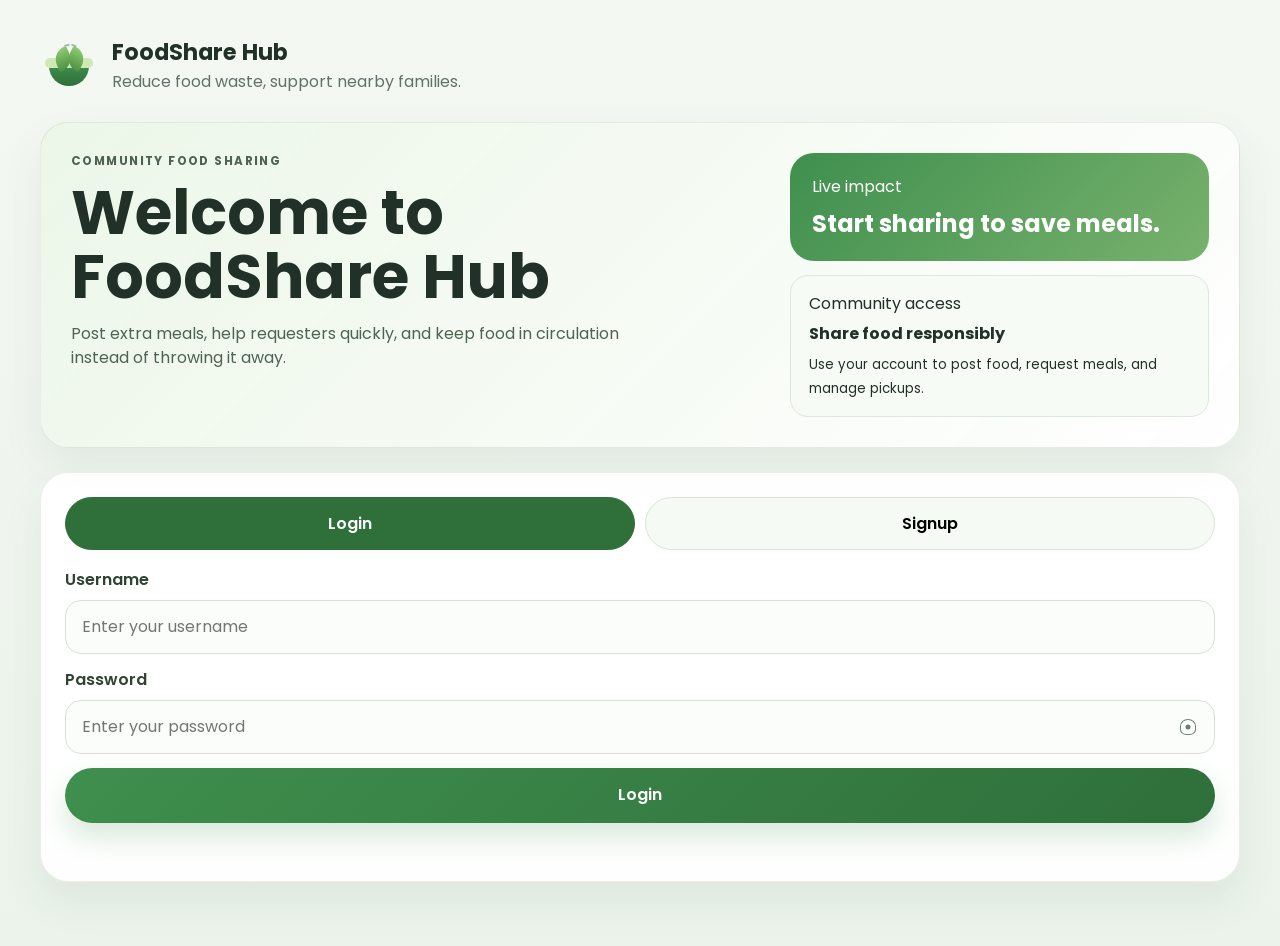
<file: index.html>
<!DOCTYPE html>
<html lang="en">
<head>
    <meta charset="UTF-8">
    <meta name="viewport" content="width=device-width, initial-scale=1.0">
    <title>FoodShare Hub - Share Extra Food With Your Community</title>
    <link rel="stylesheet" href="css/common.css">
    <link rel="stylesheet" href="css/home.css">
    <link href="https://fonts.googleapis.com/css2?family=Poppins:wght@300;400;500;600;700&display=swap" rel="stylesheet">
</head>
<body>
    <div id="welcomeShell" class="welcome-shell">
        <header class="landing-header">
            <div class="brand-lockup">
                <span class="brand-logo" aria-hidden="true">
                    <span class="logo-bowl"></span>
                    <span class="logo-leaf leaf-left"></span>
                    <span class="logo-leaf leaf-right"></span>
                    <span class="logo-steam steam-one"></span>
                    <span class="logo-steam steam-two"></span>
                </span>
                <div>
                    <h1>FoodShare Hub</h1>
                    <p>Reduce food waste, support nearby families.</p>
                </div>
            </div>
        </header>

        <main class="landing-main">
            <section class="hero-card">
                <div class="hero-copy">
                    <p class="eyebrow">Community food sharing</p>
                    <h2>Welcome to FoodShare Hub</h2>
                    <p>Post extra meals, help requesters quickly, and keep food in circulation instead of throwing it away.</p>
                </div>
                <div class="hero-side">
                    <div class="metric-tile">
                        <span>Live impact</span>
                        <strong id="impactText">Start sharing to save meals.</strong>
                    </div>
                    <div class="metric-stack">
                        <article class="mini-card">
                            <span>Community access</span>
                            <strong>Share food responsibly</strong>
                            <small>Use your account to post food, request meals, and manage pickups.</small>
                        </article>
                    </div>
                </div>
            </section>

            <section class="auth-card">
                <div class="auth-tabs" role="tablist" aria-label="Authentication tabs">
                    <button type="button" class="auth-tab active" data-auth-view="loginPanel">Login</button>
                    <button type="button" class="auth-tab" data-auth-view="signupPanel">Signup</button>
                </div>

                <div id="loginPanel" class="auth-panel active">
                    <form id="loginForm" class="auth-form">
                        <div class="form-group">
                            <label for="loginUsername">Username</label>
                            <input type="text" id="loginUsername" placeholder="Enter your username" required>
                        </div>
                        <div class="form-group">
                            <label for="loginPassword">Password</label>
                            <div class="password-field">
                                <input type="password" id="loginPassword" placeholder="Enter your password" required>
                                <button type="button" class="password-toggle" data-password-target="loginPassword" aria-label="Show password">
                                    <span class="password-toggle-icon" aria-hidden="true"></span>
                                </button>
                            </div>
                        </div>
                        <button type="submit" class="btn btn-primary full-width">Login</button>
                    </form>
                    <div id="loginMessage" class="feedback-message"></div>
                </div>

                <div id="signupPanel" class="auth-panel">
                    <form id="signupForm" class="auth-form">
                        <div class="form-row">
                            <div class="form-group">
                                <label for="signupName">Full Name</label>
                                <input type="text" id="signupName" placeholder="Example: Efren Reyes" required>
                            </div>
                            <div class="form-group">
                                <label for="signupUsername">Username</label>
                                <input type="text" id="signupUsername" placeholder="Example: efrenbatatirador" required>
                            </div>
                        </div>
                        <div class="form-row">
                            <div class="form-group">
                                <label for="signupContact">Contact Number</label>
                                <input type="text" id="signupContact" placeholder="Example: 09xxxxxxxxx" required>
                            </div>
                            <div class="form-group">
                                <label for="signupEmail">Email</label>
                                <input type="email" id="signupEmail" placeholder="Example: efrenreyes@email.com" required>
                            </div>
                        </div>
                        <div class="form-group">
                            <label for="signupAddress">Address</label>
                            <input type="text" id="signupAddress" placeholder="Example: Mayacabac, Dauis City, Bohol" required>
                        </div>
                        <div class="form-group">
                            <label for="signupPassword">Password</label>
                            <div class="password-field">
                                <input type="password" id="signupPassword" placeholder="At least 6 characters" required>
                                <button type="button" class="password-toggle" data-password-target="signupPassword" aria-label="Show password">
                                    <span class="password-toggle-icon" aria-hidden="true"></span>
                                </button>
                            </div>
                        </div>
                        <button type="submit" class="btn btn-primary full-width">Create Account</button>
                    </form>
                    <div id="signupMessage" class="feedback-message"></div>
                </div>
            </section>
        </main>
    </div>

    <div id="dashboardShell" class="dashboard-shell hidden">
        <aside class="sidebar">
            <div class="sidebar-header">
                <div>
                    <p class="eyebrow">FoodShare Hub</p>
                    <h2 id="sidebarRoleTitle">User Dashboard</h2>
                </div>
                <p id="sessionMeta" class="session-meta"></p>
            </div>
            <nav class="sidebar-nav">
                <button type="button" class="side-link active" data-page="dashboardHome">Home</button>
                <button type="button" class="side-link" data-page="postFoodPage" data-user-only>Post Food</button>
                <button type="button" class="side-link" data-page="availableFoodPage" data-user-only>Available Food</button>
                <button type="button" class="side-link" data-page="myRequestsPage" data-user-only>My Requests</button>
                <button type="button" class="side-link" data-page="adminPanelPage" data-admin-only>Admin Overview</button>
                <button type="button" class="side-link logout-link" id="logoutBtn">Logout</button>
            </nav>
        </aside>

        <main class="dashboard-main">
            <section id="dashboardHome" class="dashboard-page active" data-user-only>
                <div class="dashboard-hero">
                    <div>
                        <p class="eyebrow">Welcome</p>
                        <h2 id="dashboardGreeting">Food sharing dashboard</h2>
                        <p>Manage your activity, post food with photos, and keep contact details ready for smooth pickup coordination.</p>
                    </div>
                    <div class="hero-kpi">
                        <span>Total impact</span>
                        <strong id="dashboardImpactValue">0 meals saved</strong>
                    </div>
                </div>

                <div class="summary-grid">
                    <article class="summary-card">
                        <span>Available posts</span>
                        <strong id="summaryAvailable">0</strong>
                    </article>
                    <article class="summary-card">
                        <span>My requests</span>
                        <strong id="summaryRequests">0</strong>
                    </article>
                    <article class="summary-card">
                        <span>Claimed pickups</span>
                        <strong id="summaryClaimed">0</strong>
                    </article>
                </div>

                <div class="dashboard-grid">
                    <section class="content-panel">
                        <div class="panel-header">
                            <h3>Recent available food</h3>
                            <button type="button" class="text-link" data-jump-page="availableFoodPage">View all</button>
                        </div>
                        <div id="dashboardAvailablePreview" class="mini-list"></div>
                    </section>

                    <section class="content-panel">
                        <div class="panel-header">
                            <h3>Recent requests</h3>
                            <button type="button" class="text-link" data-jump-page="myRequestsPage">View all</button>
                        </div>
                        <div id="dashboardRequestPreview" class="mini-list"></div>
                    </section>
                </div>
            </section>

            <section id="adminHomePage" class="dashboard-page" data-admin-only>
                <div class="dashboard-hero admin-hero">
                    <div>
                        <p class="eyebrow">Admin Home</p>
                        <h2 id="adminHomeGreeting">FoodShare Hub control center</h2>
                        <p>Review community activity, monitor pending pickups, and keep the food-sharing network moving smoothly.</p>
                    </div>
                    <div class="hero-kpi">
                        <span>Platform status</span>
                        <strong id="adminStatusValue">Stable</strong>
                    </div>
                </div>

                <div class="summary-grid">
                    <article class="summary-card">
                        <span>Community users</span>
                        <strong id="adminHomeUserCount">0</strong>
                    </article>
                    <article class="summary-card">
                        <span>Open food posts</span>
                        <strong id="adminHomeOpenPosts">0</strong>
                    </article>
                    <article class="summary-card">
                        <span>Claimed pickups</span>
                        <strong id="adminHomeClaimedPosts">0</strong>
                    </article>
                    <article class="summary-card">
                        <span>Total requests</span>
                        <strong id="adminHomeRequestCount">0</strong>
                    </article>
                </div>

                <div class="dashboard-grid">
                    <section class="content-panel">
                        <div class="panel-header">
                            <h3>Latest food posts</h3>
                            <button type="button" class="text-link" data-page="adminPanelPage">Open overview</button>
                        </div>
                        <div id="adminHomePostPreview" class="mini-list"></div>
                    </section>

                    <section class="content-panel">
                        <div class="panel-header">
                            <h3>Latest requests</h3>
                            <button type="button" class="text-link" data-page="adminPanelPage">Review all</button>
                        </div>
                        <div id="adminHomeRequestPreview" class="mini-list"></div>
                    </section>
                </div>

                <section class="content-panel">
                    <div class="panel-header">
                        <h3>Admin checklist</h3>
                    </div>
                    <div id="adminChecklist" class="mini-list"></div>
                </section>
            </section>

            <section id="postFoodPage" class="dashboard-page">
                <div class="page-header">
                    <div>
                        <p class="eyebrow">Share food</p>
                        <h2>Post Extra Food</h2>
                    </div>
                </div>
                <form id="postForm" class="food-form">
                    <div class="form-group">
                        <label for="foodTitle">Food Title*</label>
                        <input type="text" id="foodTitle" placeholder="Example: Vegetable pasta tray" required>
                    </div>
                    <div class="form-group">
                        <label for="foodType">Food Type*</label>
                        <select id="foodType" required>
                            <option value="">Select food type</option>
                            <option value="Rice Meal">Rice Meal</option>
                            <option value="Dessert">Dessert</option>
                            <option value="Bread and Pastry">Bread and Pastry</option>
                            <option value="Snacks">Snacks</option>
                            <option value="Soup or Stew">Soup or Stew</option>
                            <option value="Beverage">Beverage</option>
                            <option value="Fruits and Vegetables">Fruits and Vegetables</option>
                            <option value="Packed Meal">Packed Meal</option>
                            <option value="Other">Other</option>
                        </select>
                    </div>
                    <div class="form-group">
                        <label for="description">Description*</label>
                        <textarea id="description" placeholder="Describe the food, condition, and anything important like allergens or packaging." required></textarea>
                    </div>
                    <div class="form-group">
                        <label for="foodImage">Upload Food Picture</label>
                        <input type="file" id="foodImage" accept="image/*">
                        <div id="imagePreview" class="image-preview hidden">
                            <img id="previewImg" alt="Food preview">
                            <p>Preview of the food photo</p>
                        </div>
                    </div>
                    <div class="form-row">
                        <div class="form-group">
                            <label for="quantity">Quantity*</label>
                            <input type="text" id="quantity" placeholder="Example: Good for 3 to 4 people" required>
                        </div>
                        <div class="form-group">
                            <label for="location">Pickup Location*</label>
                            <input type="text" id="location" placeholder="Example: Gate 2, Purok 4, near chapel" required>
                        </div>
                    </div>
                    <div class="form-row">
                        <div class="form-group">
                            <label for="availableDate">Available Date*</label>
                            <input type="date" id="availableDate" required>
                        </div>
                        <div class="form-group">
                            <label for="availableTime">Available Time*</label>
                            <input type="time" id="availableTime" required>
                        </div>
                    </div>
                    <div class="form-row">
                        <div class="form-group">
                            <label for="sharerName">Your Name*</label>
                            <input type="text" id="sharerName" placeholder="Example: Maria Santos" required>
                        </div>
                        <div class="form-group">
                            <label for="contactDetails">Contact Details*</label>
                            <input type="text" id="contactDetails" placeholder="Phone number, email, or Messenger link" required>
                        </div>
                    </div>
                    <button type="submit" class="btn btn-primary full-width">Share Food</button>
                </form>
                <div id="postSuccess" class="success-message hidden">
                    <p>Food posted successfully. Requesters can now see your contact details.</p>
                </div>
            </section>

            <section id="availableFoodPage" class="dashboard-page">
                <div class="page-header">
                    <div>
                        <p class="eyebrow">Browse posts</p>
                        <h2>Available Food</h2>
                    </div>
                </div>
                <section class="content-panel search-panel">
                    <div class="form-group">
                        <label for="dashboardFoodSearch">Search food</label>
                        <input type="search" id="dashboardFoodSearch" data-food-search placeholder="Search by food type, like dessert, bread, rice, soup, or location">
                    </div>
                </section>
                <div id="foodListings" class="food-grid"></div>
            </section>

            <section id="myRequestsPage" class="dashboard-page">
                <div class="page-header">
                    <div>
                        <p class="eyebrow">Pickup history</p>
                        <h2>My Requests</h2>
                    </div>
                </div>
                <div id="myRequests" class="food-grid"></div>
            </section>

            <section id="adminPanelPage" class="dashboard-page">
                <div class="page-header">
                    <div>
                        <p class="eyebrow">Admin</p>
                        <h2>Admin Overview</h2>
                    </div>
                </div>
                <div class="summary-grid">
                    <article class="summary-card">
                        <span>User accounts</span>
                        <strong id="adminUserCount">0</strong>
                    </article>
                    <article class="summary-card">
                        <span>Public posts</span>
                        <strong id="adminPublicPostCount">0</strong>
                    </article>
                    <article class="summary-card">
                        <span>Total food posts</span>
                        <strong id="adminPostCount">0</strong>
                    </article>
                    <article class="summary-card">
                        <span>Total requests</span>
                        <strong id="adminRequestCount">0</strong>
                    </article>
                </div>
                <section class="content-panel">
                    <div class="panel-header">
                        <h3>Recently posted food</h3>
                    </div>
                    <div id="adminRecentPosts" class="mini-list"></div>
                </section>
            </section>
        </main>
    </div>

    <script src="supabase-config.js"></script>
    <script src="js/core/store.js"></script>
    <script src="js/core/app.js"></script>
    <script src="js/modules/auth.js"></script>
    <script src="js/modules/ui.js"></script>
    <script src="js/modules/food.js"></script>
    <script src="js/bootstrap/home.js"></script>
</body>
</html>
</file>
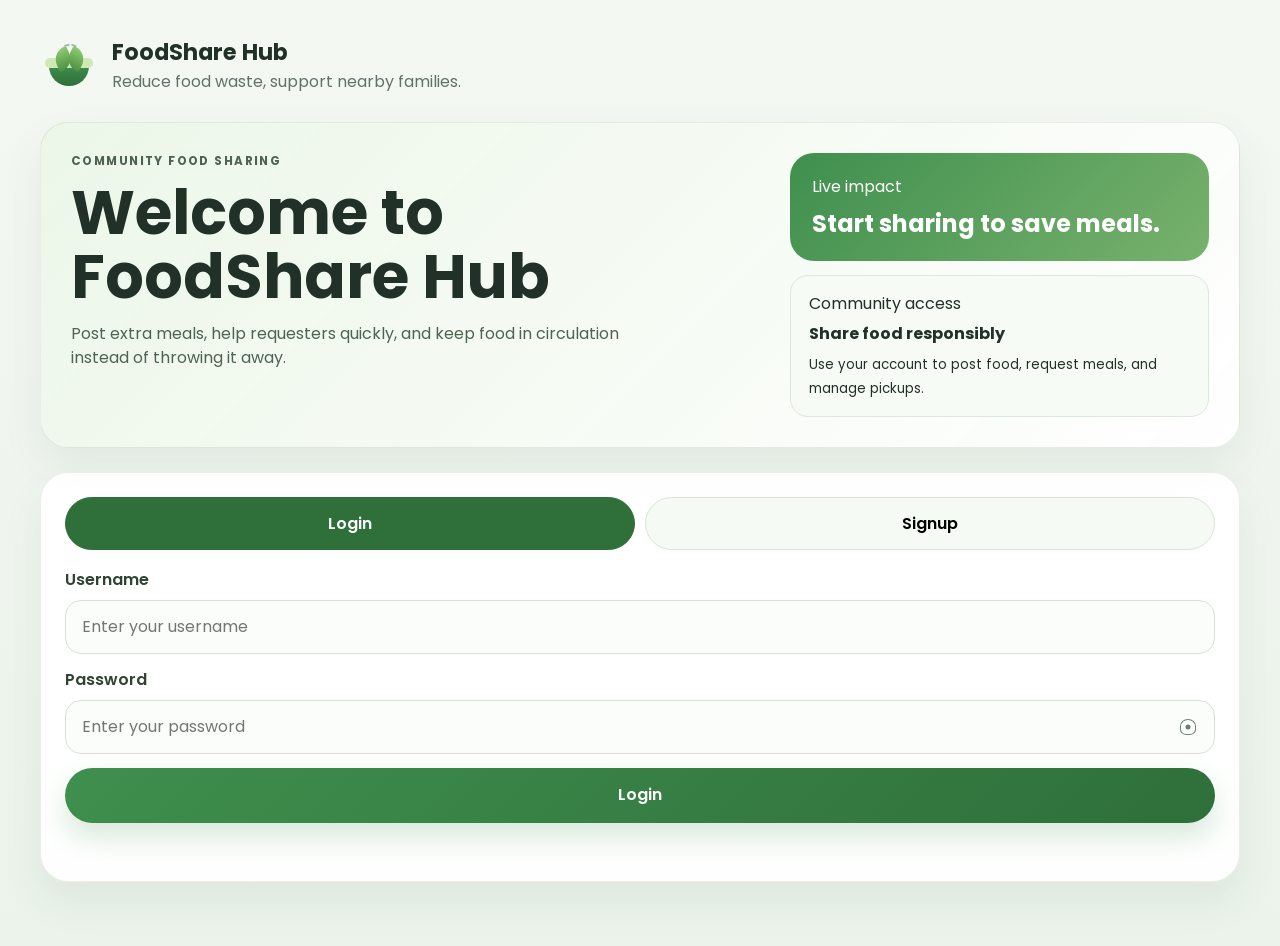
<file: available.html>
<!DOCTYPE html>
<html lang="en">
<head>
    <meta charset="UTF-8">
    <meta name="viewport" content="width=device-width, initial-scale=1.0">
    <title>Available Food - FoodShare Hub</title>
    <link rel="stylesheet" href="css/common.css">
    <link rel="stylesheet" href="css/pages.css">
    <link href="https://fonts.googleapis.com/css2?family=Poppins:wght@300;400;500;600;700&display=swap" rel="stylesheet">
</head>
<body>
    <nav class="main-nav" aria-label="Primary navigation">
        <div class="nav-brand">
            <span class="brand-logo nav-logo" aria-hidden="true">
                <span class="logo-bowl"></span>
                <span class="logo-leaf leaf-left"></span>
                <span class="logo-leaf leaf-right"></span>
                <span class="logo-steam steam-one"></span>
                <span class="logo-steam steam-two"></span>
            </span>
            <span>FoodShare Hub</span>
        </div>
        <ul class="nav-links">
            <li><a href="index.html" class="nav-link">Home</a></li>
            <li><a href="post.html" class="nav-link">Post Food</a></li>
            <li><a href="available.html" class="nav-link active" aria-current="page">Available</a></li>
            <li><a href="requests.html" class="nav-link">Requests</a></li>
            <li><button id="logoutBtn" type="button" class="nav-link logout">Logout</button></li>
        </ul>
    </nav>

    <main class="dashboard-main">
        <section class="dashboard-page active">
            <div class="page-header">
                <div>
                    <p class="eyebrow">Browse posts</p>
                    <h1>Available Food Near You</h1>
                </div>
            </div>
            <section class="content-panel search-panel">
                <div class="form-group">
                    <label for="availableFoodSearch">Search food</label>
                    <input type="search" id="availableFoodSearch" data-food-search placeholder="Search by food type, like dessert, bread, rice, soup, or location">
                </div>
            </section>
            <div id="foodListings" class="food-grid">
                <div class="empty-card">Loading available food...</div>
            </div>
        </section>
    </main>

    <script src="supabase-config.js"></script>
    <script src="js/core/store.js"></script>
    <script src="js/core/app.js"></script>
    <script src="js/modules/auth.js"></script>
    <script src="js/modules/ui.js"></script>
    <script src="js/modules/food.js"></script>
    <script src="js/bootstrap/available.js"></script>
</body>
</html>
</file>
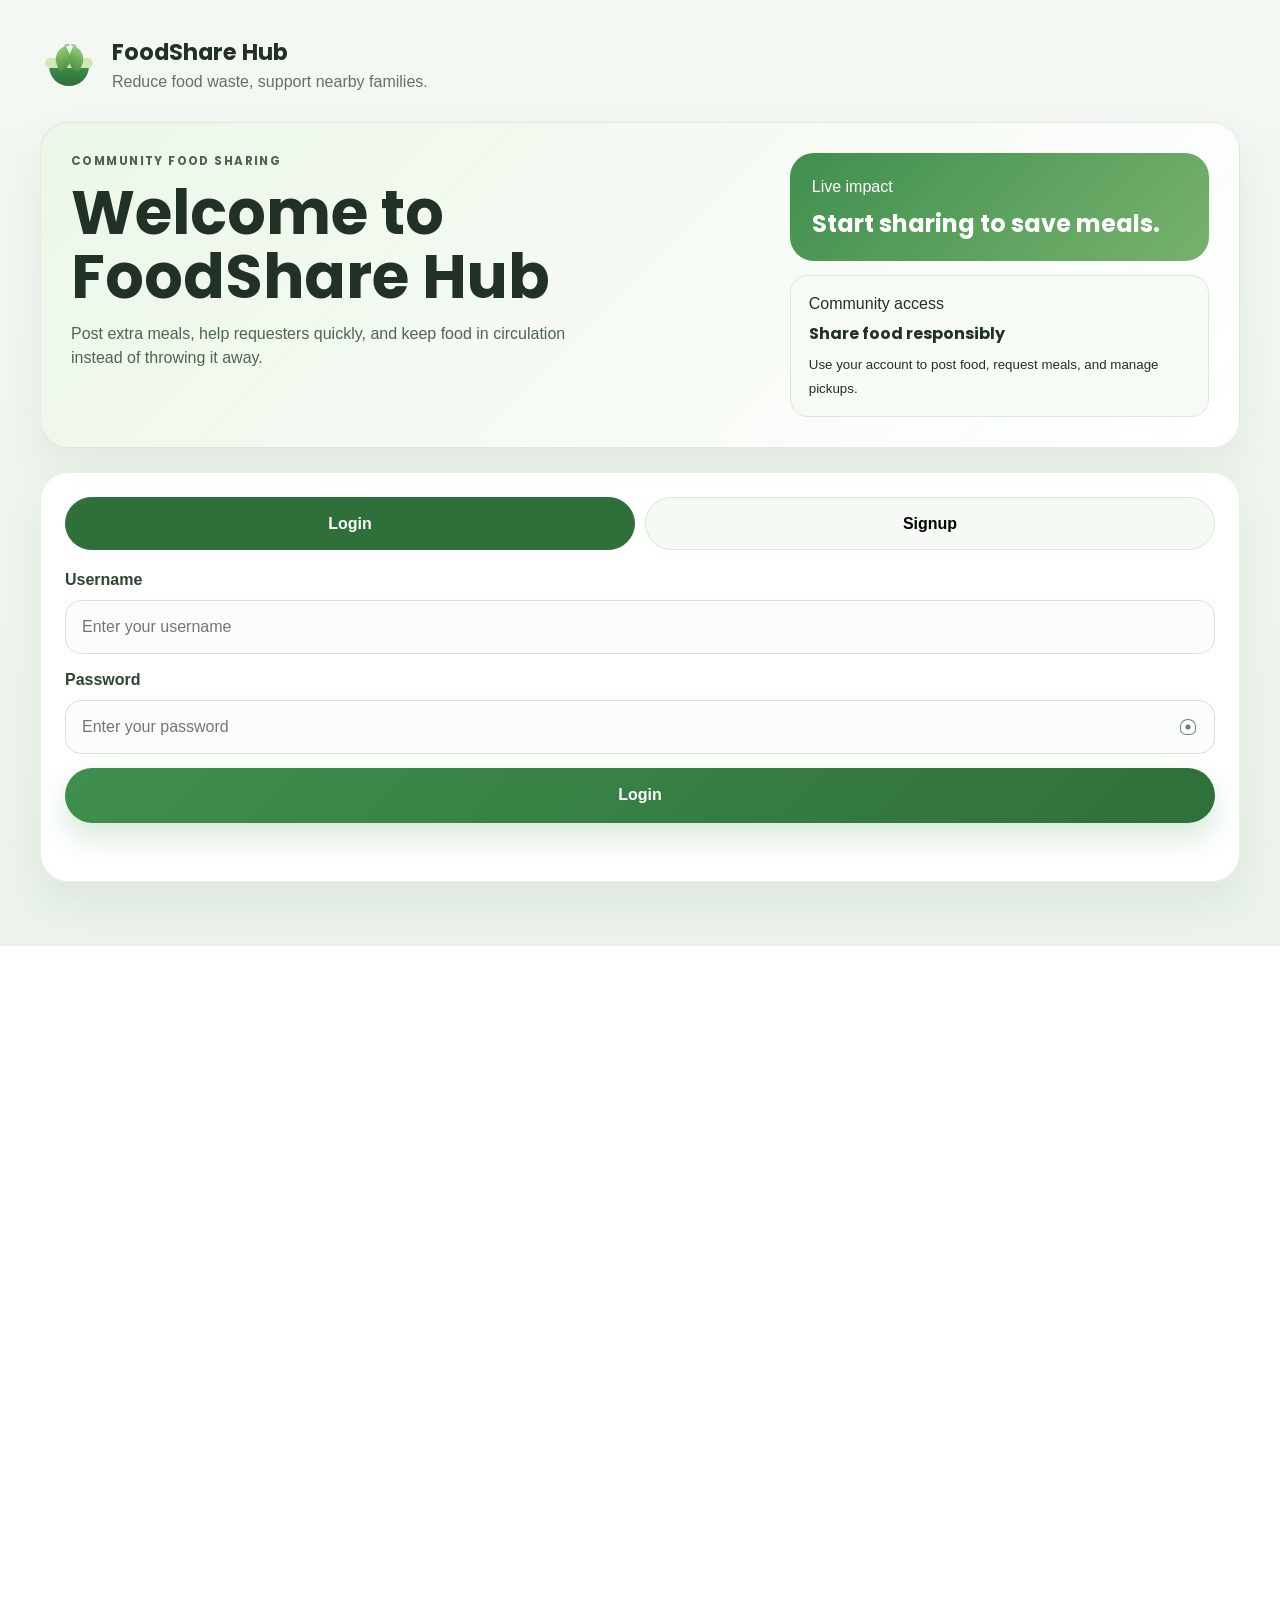
<file: post.html>
<!DOCTYPE html>
<html lang="en">
<head>
    <meta charset="UTF-8">
    <meta name="viewport" content="width=device-width, initial-scale=1.0">
    <title>Post Food - FoodShare Hub</title>
    <link rel="stylesheet" href="css/common.css">
    <link rel="stylesheet" href="css/pages.css">
    <link href="https://fonts.googleapis.com/css2?family=Poppins:wght@300;400;500;600;700&display=swap" rel="stylesheet">
</head>
<body>
    <nav class="main-nav" aria-label="Primary navigation">
        <div class="nav-brand">
            <span class="brand-logo nav-logo" aria-hidden="true">
                <span class="logo-bowl"></span>
                <span class="logo-leaf leaf-left"></span>
                <span class="logo-leaf leaf-right"></span>
                <span class="logo-steam steam-one"></span>
                <span class="logo-steam steam-two"></span>
            </span>
            <span>FoodShare Hub</span>
        </div>
        <ul class="nav-links">
            <li><a href="index.html" class="nav-link">Home</a></li>
            <li><a href="post.html" class="nav-link active" aria-current="page">Post Food</a></li>
            <li><a href="available.html" class="nav-link">Available</a></li>
            <li><a href="requests.html" class="nav-link">Requests</a></li>
            <li><button id="logoutBtn" type="button" class="nav-link logout">Logout</button></li>
        </ul>
    </nav>

    <main class="dashboard-main">
        <section class="dashboard-page active">
            <div class="page-header">
                <div>
                    <p class="eyebrow">Share food</p>
                    <h1>Post Extra Food</h1>
                </div>
            </div>
            <form id="postForm" class="food-form">
                <div class="form-group">
                    <label for="foodTitle">Food Title*</label>
                    <input type="text" id="foodTitle" placeholder="Example: Vegetable pasta tray" required>
                </div>
                <div class="form-group">
                    <label for="foodType">Food Type*</label>
                    <select id="foodType" required>
                        <option value="">Select food type</option>
                        <option value="Rice Meal">Rice Meal</option>
                        <option value="Dessert">Dessert</option>
                        <option value="Bread and Pastry">Bread and Pastry</option>
                        <option value="Snacks">Snacks</option>
                        <option value="Soup or Stew">Soup or Stew</option>
                        <option value="Beverage">Beverage</option>
                        <option value="Fruits and Vegetables">Fruits and Vegetables</option>
                        <option value="Packed Meal">Packed Meal</option>
                        <option value="Other">Other</option>
                    </select>
                </div>
                <div class="form-group">
                    <label for="description">Description*</label>
                    <textarea id="description" placeholder="Describe the food, condition, and anything important like allergens or packaging." required></textarea>
                </div>
                <div class="form-group">
                    <label for="foodImage">Upload Food Picture</label>
                    <input type="file" id="foodImage" accept="image/*">
                    <div id="imagePreview" class="image-preview hidden">
                        <img id="previewImg" alt="Food preview">
                        <p>Preview of the food photo</p>
                    </div>
                </div>
                <div class="form-row">
                    <div class="form-group">
                        <label for="quantity">Quantity*</label>
                        <input type="text" id="quantity" placeholder="Example: Good for 3 to 4 people" required>
                    </div>
                    <div class="form-group">
                        <label for="location">Pickup Location*</label>
                        <input type="text" id="location" placeholder="Example: Gate 2, Purok 4, near chapel" required>
                    </div>
                </div>
                <div class="form-row">
                    <div class="form-group">
                        <label for="availableDate">Available Date*</label>
                        <input type="date" id="availableDate" required>
                    </div>
                    <div class="form-group">
                        <label for="availableTime">Available Time*</label>
                        <input type="time" id="availableTime" required>
                    </div>
                </div>
                <div class="form-row">
                    <div class="form-group">
                        <label for="sharerName">Your Name*</label>
                        <input type="text" id="sharerName" placeholder="Example: Maria Santos" required>
                    </div>
                    <div class="form-group">
                        <label for="contactDetails">Contact Details*</label>
                        <input type="text" id="contactDetails" placeholder="Phone number, email, or Messenger link" required>
                    </div>
                </div>
                <button type="submit" class="btn btn-primary full-width">Share Food</button>
            </form>
            <div id="postSuccess" class="success-message hidden">
                <p>Food posted successfully. It is now available for others to claim.</p>
            </div>
        </section>
    </main>

    <script src="supabase-config.js"></script>
    <script src="js/core/store.js"></script>
    <script src="js/core/app.js"></script>
    <script src="js/modules/auth.js"></script>
    <script src="js/modules/ui.js"></script>
    <script src="js/modules/food.js"></script>
    <script src="js/bootstrap/post.js"></script>
</body>
</html>
</file>
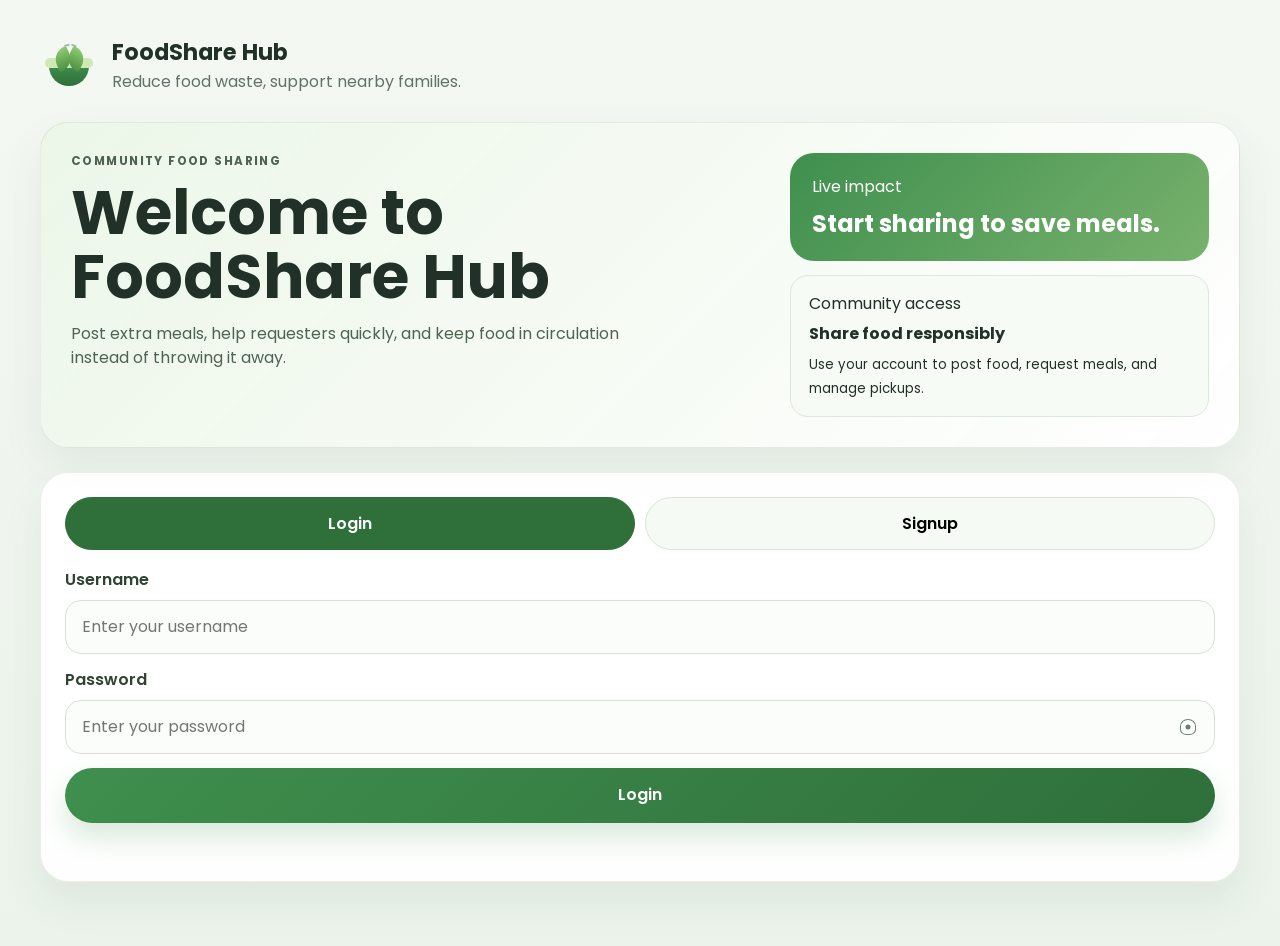
<file: requests.html>
<!DOCTYPE html>
<html lang="en">
<head>
    <meta charset="UTF-8">
    <meta name="viewport" content="width=device-width, initial-scale=1.0">
    <title>My Requests - FoodShare Hub</title>
    <link rel="stylesheet" href="css/common.css">
    <link rel="stylesheet" href="css/pages.css">
    <link href="https://fonts.googleapis.com/css2?family=Poppins:wght@300;400;500;600;700&display=swap" rel="stylesheet">
</head>
<body>
    <nav class="main-nav" aria-label="Primary navigation">
        <div class="nav-brand">
            <span class="brand-logo nav-logo" aria-hidden="true">
                <span class="logo-bowl"></span>
                <span class="logo-leaf leaf-left"></span>
                <span class="logo-leaf leaf-right"></span>
                <span class="logo-steam steam-one"></span>
                <span class="logo-steam steam-two"></span>
            </span>
            <span>FoodShare Hub</span>
        </div>
        <ul class="nav-links">
            <li><a href="index.html" class="nav-link">Home</a></li>
            <li><a href="post.html" class="nav-link">Post Food</a></li>
            <li><a href="available.html" class="nav-link">Available</a></li>
            <li><a href="requests.html" class="nav-link active" aria-current="page">Requests</a></li>
            <li><button id="logoutBtn" type="button" class="nav-link logout">Logout</button></li>
        </ul>
    </nav>

    <main class="dashboard-main">
        <section class="dashboard-page active">
            <div class="page-header">
                <div>
                    <p class="eyebrow">Pickup history</p>
                    <h1>My Requests</h1>
                </div>
            </div>
            <div id="myRequests" class="food-grid">
                <div class="empty-card">Loading your requests...</div>
            </div>
        </section>
    </main>

    <script src="supabase-config.js"></script>
    <script src="js/core/store.js"></script>
    <script src="js/core/app.js"></script>
    <script src="js/modules/auth.js"></script>
    <script src="js/modules/ui.js"></script>
    <script src="js/modules/food.js"></script>
    <script src="js/bootstrap/requests.js"></script>
</body>
</html>
</file>
<file: css/common.css>
* {
    margin: 0;
    padding: 0;
    box-sizing: border-box;
}

body {
    font-family: 'Poppins', sans-serif;
    color: #223127;
    background: linear-gradient(180deg, #f4f8f3 0%, #ebf3ea 100%);
    min-height: 100vh;
    line-height: 1.5;
}

button,
input,
textarea,
select {
    font: inherit;
}

a {
    color: inherit;
    text-decoration: none;
}

.hidden {
    display: none !important;
}

.btn {
    border: none;
    border-radius: 999px;
    padding: 0.95rem 1.4rem;
    font-weight: 600;
    cursor: pointer;
    transition: transform 0.2s ease, box-shadow 0.2s ease;
}

.btn:hover,
.text-link:hover {
    transform: translateY(-1px);
}

.btn-primary {
    background: linear-gradient(135deg, #3f8f4e, #2f6f3a);
    color: #fff;
    box-shadow: 0 14px 28px rgba(63, 143, 78, 0.2);
}

.btn-secondary {
    background: #fff;
    color: #2f6f3a;
    border: 1px solid #cfe0cf;
}

.full-width {
    width: 100%;
}

.eyebrow {
    text-transform: uppercase;
    letter-spacing: 0.12em;
    font-size: 0.74rem;
    color: #527056;
    font-weight: 700;
}

.welcome-shell {
    width: min(1200px, calc(100% - 32px));
    margin: 0 auto;
    padding: 24px 0 48px;
}

.landing-header {
    display: flex;
    justify-content: space-between;
    align-items: center;
    gap: 16px;
    padding: 12px 0 28px;
}

.brand-lockup {
    display: flex;
    align-items: center;
    gap: 14px;
}

.brand-logo {
    position: relative;
    width: 58px;
    height: 58px;
    display: inline-block;
    flex: 0 0 auto;
}

.nav-brand {
    display: inline-flex;
    align-items: center;
    gap: 12px;
    font-weight: 700;
}

.main-nav {
    width: min(1200px, calc(100% - 32px));
    margin: 0 auto;
    padding: 24px 0 8px;
    display: flex;
    align-items: center;
    justify-content: space-between;
    gap: 16px;
}

.nav-links {
    list-style: none;
    display: flex;
    align-items: center;
    gap: 10px;
    flex-wrap: wrap;
}

.nav-link {
    display: inline-flex;
    align-items: center;
    justify-content: center;
    padding: 0.75rem 1rem;
    border-radius: 999px;
    border: 1px solid transparent;
    background: rgba(255, 255, 255, 0.78);
    color: #2f4434;
    font-weight: 600;
    cursor: pointer;
}

.nav-link.active {
    background: #2f6f3a;
    color: #fff;
}

.nav-link.logout {
    border-color: #d4e2d2;
}

.nav-logo {
    width: 40px;
    height: 40px;
}

.logo-bowl {
    position: absolute;
    left: 50%;
    bottom: 8px;
    width: 40px;
    height: 22px;
    transform: translateX(-50%);
    border-radius: 0 0 22px 22px;
    background: linear-gradient(180deg, #3f8f4e, #2f6f3a);
    box-shadow: inset 0 2px 0 rgba(255, 255, 255, 0.2);
}

.logo-bowl::before {
    content: '';
    position: absolute;
    left: 50%;
    top: -6px;
    width: 48px;
    height: 10px;
    transform: translateX(-50%);
    border-radius: 999px;
    background: #cfe8b5;
}

.logo-leaf {
    position: absolute;
    top: 12px;
    width: 16px;
    height: 22px;
    background: linear-gradient(180deg, #90cc72, #4c8f42);
    border-radius: 16px 2px 16px 2px;
}

.leaf-left {
    left: 15px;
    transform: rotate(-24deg);
}

.leaf-right {
    right: 14px;
    transform: rotate(26deg) scaleX(-1);
}

.logo-steam {
    position: absolute;
    top: 8px;
    width: 8px;
    height: 18px;
    border-radius: 999px;
    border: 2px solid rgba(79, 114, 83, 0.45);
    border-color: rgba(79, 114, 83, 0.45) transparent transparent transparent;
}

.steam-one {
    left: 24px;
    transform: rotate(-8deg);
}

.steam-two {
    right: 22px;
    transform: rotate(14deg);
}

.brand-lockup h1 {
    font-size: 1.4rem;
}

.brand-lockup p,
.session-meta,
.auth-hint {
    color: #627267;
}

.landing-actions,
.hero-buttons {
    display: flex;
    gap: 12px;
    flex-wrap: wrap;
}

.landing-main {
    display: grid;
    gap: 24px;
}

.hero-card,
.auth-card,
.feature-card,
.summary-card,
.content-panel,
.food-form,
.food-card {
    background: rgba(255, 255, 255, 0.92);
    border: 1px solid rgba(80, 112, 86, 0.12);
    border-radius: 28px;
    box-shadow: 0 20px 40px rgba(68, 92, 73, 0.08);
}

.hero-card {
    display: grid;
    grid-template-columns: minmax(0, 1.5fr) minmax(280px, 0.9fr);
    gap: 20px;
    padding: 30px;
    background: linear-gradient(135deg, rgba(235, 246, 231, 0.95), rgba(255, 255, 255, 0.98));
}

.hero-copy h2 {
    font-size: clamp(2.2rem, 5vw, 3.8rem);
    line-height: 1.05;
    margin: 10px 0 14px;
}

.hero-copy p {
    max-width: 58ch;
    color: #4f6353;
}

.hero-side {
    display: grid;
    gap: 14px;
}

.metric-tile {
    padding: 22px;
    border-radius: 24px;
    background: linear-gradient(135deg, #3f8f4e, #78b26d);
    color: #fff;
}

.metric-tile strong {
    display: block;
    font-size: 1.5rem;
    line-height: 1.25;
    margin-top: 10px;
}

.metric-stack {
    display: grid;
    gap: 12px;
}

.mini-card,
.mini-item,
.empty-card {
    padding: 16px 18px;
    border-radius: 18px;
    background: #f7fbf6;
    border: 1px solid #dbe8da;
}

.mini-card strong {
    display: block;
    margin: 6px 0;
}

.text-link {
    background: transparent;
    border: 0;
    padding: 0;
    color: #2f6f3a;
    font-weight: 600;
    cursor: pointer;
}

.feature-grid {
    display: grid;
    grid-template-columns: repeat(3, minmax(0, 1fr));
    gap: 18px;
}

.feature-card {
    padding: 24px;
}

.feature-card h3 {
    margin-bottom: 10px;
}

.auth-card {
    padding: 24px;
}

.auth-tabs {
    display: flex;
    gap: 10px;
    margin-bottom: 18px;
}

.auth-tab {
    flex: 1;
    border: 1px solid #d7e6d4;
    border-radius: 999px;
    padding: 0.85rem 1rem;
    background: #f5faf4;
    cursor: pointer;
    font-weight: 600;
}

.auth-tab.active {
    background: #2f6f3a;
    color: #fff;
    border-color: #2f6f3a;
}

.auth-panel {
    display: none;
}

.auth-panel.active {
    display: block;
}

.auth-form {
    display: grid;
    gap: 14px;
}

.dashboard-shell {
    display: grid;
    grid-template-columns: 280px minmax(0, 1fr);
    min-height: 100vh;
}

.sidebar {
    background: #1f3324;
    color: #e9f5e8;
    padding: 24px 18px;
}

.sidebar-header {
    margin-bottom: 24px;
}

.sidebar-header h2 {
    margin-top: 8px;
}

.sidebar .eyebrow,
.session-meta {
    color: #adc7af;
}

.sidebar-nav {
    display: grid;
    gap: 8px;
}

.side-link {
    text-align: left;
    border: 0;
    border-radius: 16px;
    padding: 14px 16px;
    background: transparent;
    color: inherit;
    cursor: pointer;
}

.side-link.active,
.side-link:hover {
    background: rgba(255, 255, 255, 0.09);
}

.logout-link {
    margin-top: 12px;
}

.dashboard-main {
    padding: 28px;
    display: grid;
    gap: 24px;
}

.dashboard-page {
    display: none;
}

.dashboard-page.active {
    display: grid;
    gap: 22px;
}

.dashboard-hero {
    display: grid;
    grid-template-columns: minmax(0, 1.5fr) 260px;
    gap: 18px;
    padding: 28px;
    border-radius: 28px;
    background: linear-gradient(135deg, #2f6f3a, #5d9e66);
    color: #fff;
}

.admin-hero {
    background: linear-gradient(135deg, #1f3324, #35563d);
}

.dashboard-hero p {
    color: rgba(255, 255, 255, 0.88);
}

.hero-kpi {
    border-radius: 24px;
    padding: 20px;
    background: rgba(255, 255, 255, 0.12);
    align-self: start;
}

.hero-kpi strong {
    display: block;
    margin-top: 10px;
    font-size: 1.6rem;
}

.summary-grid,
.dashboard-grid,
.food-grid {
    display: grid;
    gap: 18px;
}

.summary-grid {
    grid-template-columns: repeat(auto-fit, minmax(180px, 1fr));
}

.summary-card,
.content-panel {
    padding: 22px;
}

.search-panel {
    padding: 18px 22px;
}

.search-panel .form-group {
    gap: 10px;
}

.summary-card strong {
    display: block;
    margin-top: 8px;
    font-size: 2rem;
}

.dashboard-grid {
    grid-template-columns: repeat(2, minmax(0, 1fr));
}

.panel-header,
.page-header {
    display: flex;
    align-items: end;
    justify-content: space-between;
    gap: 16px;
}

.mini-list {
    display: grid;
    gap: 10px;
}

.food-form {
    padding: 28px;
    max-width: 900px;
}

.form-group {
    display: grid;
    gap: 8px;
}

.form-group label {
    font-weight: 600;
    color: #2f4434;
}

.form-group input,
.form-group textarea,
.form-group select {
    width: 100%;
    border: 1px solid #d4e2d2;
    border-radius: 16px;
    padding: 14px 16px;
    background: #fbfdfb;
}

.password-field {
    position: relative;
}

.password-field input {
    padding-right: 46px;
}

.password-toggle {
    position: absolute;
    top: 50%;
    right: 12px;
    transform: translateY(-50%);
    width: 30px;
    height: 30px;
    border: 0;
    border-radius: 999px;
    background: transparent;
    color: #6e7f72;
    cursor: pointer;
    display: inline-flex;
    align-items: center;
    justify-content: center;
}

.password-toggle:hover {
    background: #eef5ed;
}

.password-toggle-icon {
    width: 16px;
    height: 16px;
    border: 1.8px solid currentColor;
    border-radius: 10px 10px 8px 8px / 9px 9px 7px 7px;
    position: relative;
}

.password-toggle-icon::after {
    content: '';
    position: absolute;
    width: 5px;
    height: 5px;
    border-radius: 50%;
    background: currentColor;
    top: 50%;
    left: 50%;
    transform: translate(-50%, -50%);
}

.password-toggle.is-visible .password-toggle-icon::before {
    content: '';
    position: absolute;
    width: 18px;
    height: 1.8px;
    background: currentColor;
    top: 50%;
    left: 50%;
    transform: translate(-50%, -50%) rotate(-35deg);
}

.form-group textarea {
    min-height: 120px;
    resize: vertical;
}

.form-row {
    display: grid;
    grid-template-columns: repeat(2, minmax(0, 1fr));
    gap: 16px;
}

.feedback-message {
    min-height: 24px;
    margin-top: 10px;
    font-size: 0.95rem;
}

.feedback-message.error {
    color: #b03b3b;
}

.feedback-message.success,
.success-message {
    color: #2f6f3a;
}

.success-message {
    padding: 16px 18px;
    border-radius: 18px;
    background: #eef8ec;
    border: 1px solid #d4e6d0;
}

.image-preview {
    margin-top: 8px;
    padding: 14px;
    border-radius: 18px;
    border: 1px solid #d6e4d4;
    background: #f8fcf7;
}

.image-preview img,
.food-card-image {
    width: 100%;
    border-radius: 18px;
    object-fit: cover;
}

.image-preview img {
    max-height: 240px;
}

.food-grid {
    grid-template-columns: repeat(auto-fill, minmax(300px, 1fr));
}

.food-card {
    padding: 20px;
    position: relative;
}

.food-card-body {
    display: grid;
    gap: 10px;
}

.food-card-image {
    height: 220px;
    margin-bottom: 14px;
}

.claimed-badge,
.status-pill {
    display: inline-flex;
    align-items: center;
    justify-content: center;
    padding: 6px 12px;
    border-radius: 999px;
    background: #eef8ec;
    color: #2f6f3a;
    font-weight: 600;
}

.claimed-badge {
    position: absolute;
    top: 16px;
    right: 16px;
}

.food-card.claimed {
    opacity: 0.78;
}

.contact-panel {
    background: #f6fbf5;
    border: 1px solid #d8e6d6;
    border-radius: 18px;
    padding: 14px 16px;
    margin: 12px 0;
}

.food-meta {
    display: flex;
    justify-content: space-between;
    gap: 12px;
    margin: 14px 0;
    color: #56705a;
}

.pickup-note {
    margin-bottom: 14px;
}

.empty-card.small {
    padding: 14px 16px;
}

@media (max-width: 1080px) {
    .hero-card,
    .dashboard-hero,
    .dashboard-grid {
        grid-template-columns: 1fr;
    }

    .feature-grid,
    .summary-grid {
        grid-template-columns: 1fr;
    }

    .dashboard-shell {
        grid-template-columns: 1fr;
    }
}

@media (max-width: 720px) {
    .main-nav,
    .landing-header,
    .panel-header,
    .page-header {
        flex-direction: column;
        align-items: stretch;
    }

    .form-row,
    .auth-tabs {
        grid-template-columns: 1fr;
        display: grid;
    }

    .welcome-shell,
    .dashboard-main {
        width: min(100% - 20px, 1200px);
        margin: 0 auto;
        padding-left: 0;
        padding-right: 0;
    }

    .nav-links {
        width: 100%;
    }

    .nav-link {
        width: 100%;
    }

    .hero-card,
    .auth-card,
    .food-form,
    .summary-card,
    .content-panel,
    .food-card {
        border-radius: 22px;
    }

    .sidebar {
        border-radius: 0 0 24px 24px;
    }
}
</file>
<file: css/home.css>
.welcome-shell {
    padding-bottom: 64px;
}

.dashboard-shell {
    border-radius: 28px 28px 0 0;
    overflow: hidden;
}
</file>
<file: css/pages.css>
body {
    padding-bottom: 32px;
}

.main-nav {
    padding-bottom: 20px;
}

.dashboard-main {
    width: min(1200px, calc(100% - 32px));
    margin: 0 auto;
}
</file>
